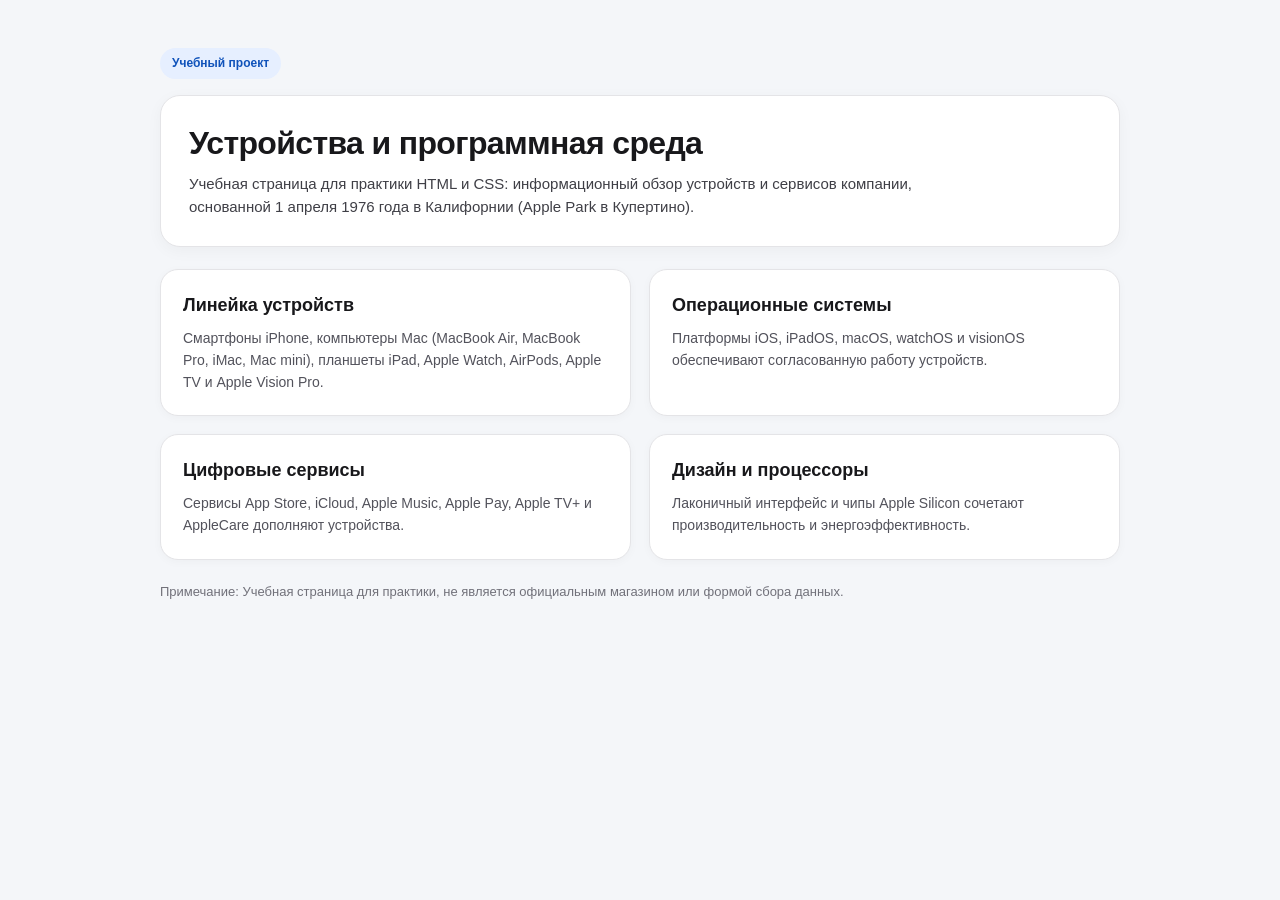
<file: index-2.html>
<!DOCTYPE html>
<html lang="ru">
<head>
  <meta charset="UTF-8" />
  <meta name="viewport" content="width=device-width, initial-scale=1.0" />
  <title>Устройства и программная среда — Учебный проект</title>
  <style>
    * {
      box-sizing: border-box;
      margin: 0;
      padding: 0;
    }

    body {
      font-family: -apple-system, BlinkMacSystemFont, "Segoe UI", Roboto, sans-serif;
      background-color: #f4f6f9;
      color: #18181b;
      line-height: 1.55;
    }

    .wrap {
      max-width: 1000px;
      margin: 48px auto;
      padding: 0 20px;
    }

    .badge {
      display: inline-block;
      font-size: 12px;
      font-weight: 600;
      color: #0f52ba;
      background: #e6efff;
      padding: 6px 12px;
      border-radius: 999px;
      margin-bottom: 16px;
    }

    .hero {
      background: #ffffff;
      border: 1px solid #e4e4e7;
      border-radius: 20px;
      padding: 28px;
      margin-bottom: 22px;
      box-shadow: 0 4px 16px rgba(0, 0, 0, 0.04);
    }

    .hero h1 {
      font-size: 32px;
      line-height: 1.2;
      margin-bottom: 10px;
      letter-spacing: -0.02em;
    }

    .hero p {
      font-size: 15px;
      color: #3f3f46;
      max-width: 760px;
    }

    .grid {
      display: grid;
      grid-template-columns: repeat(2, 1fr);
      gap: 18px;
    }

    .card {
      background: #ffffff;
      border: 1px solid #e4e4e7;
      border-radius: 18px;
      padding: 22px;
      box-shadow: 0 2px 10px rgba(0, 0, 0, 0.03);
    }

    .card h2 {
      font-size: 18px;
      margin-bottom: 8px;
      color: #18181b;
    }

    .card p {
      font-size: 14px;
      color: #52525b;
    }

    .note {
      margin-top: 22px;
      font-size: 13px;
      color: #71717a;
    }

    @media (max-width: 700px) {
      .grid {
        grid-template-columns: 1fr;
      }

      .hero h1 {
        font-size: 26px;
      }
    }
  </style>
</head>
<body>
  <main class="wrap">
    <span class="badge">Учебный проект</span>

    <section class="hero">
      <h1>Устройства и программная среда</h1>
      <p>
        Учебная страница для практики HTML и CSS: информационный обзор устройств и сервисов компании, основанной 1 апреля 1976 года в Калифорнии (Apple Park в Купертино).
      </p>
    </section>

    <section class="grid">
      <article class="card">
        <h2>Линейка устройств</h2>
        <p>Смартфоны iPhone, компьютеры Mac (MacBook Air, MacBook Pro, iMac, Mac mini), планшеты iPad, Apple Watch, AirPods, Apple TV и Apple Vision Pro.</p>
      </article>

      <article class="card">
        <h2>Операционные системы</h2>
        <p>Платформы iOS, iPadOS, macOS, watchOS и visionOS обеспечивают согласованную работу устройств.</p>
      </article>

      <article class="card">
        <h2>Цифровые сервисы</h2>
        <p>Сервисы App Store, iCloud, Apple Music, Apple Pay, Apple TV+ и AppleCare дополняют устройства.</p>
      </article>

      <article class="card">
        <h2>Дизайн и процессоры</h2>
        <p>Лаконичный интерфейс и чипы Apple Silicon сочетают производительность и энергоэффективность.</p>
      </article>
    </section>

    <p class="note">
      Примечание: Учебная страница для практики, не является официальным магазином или формой сбора данных.
    </p>
  </main>
</body>
</html>
</file>
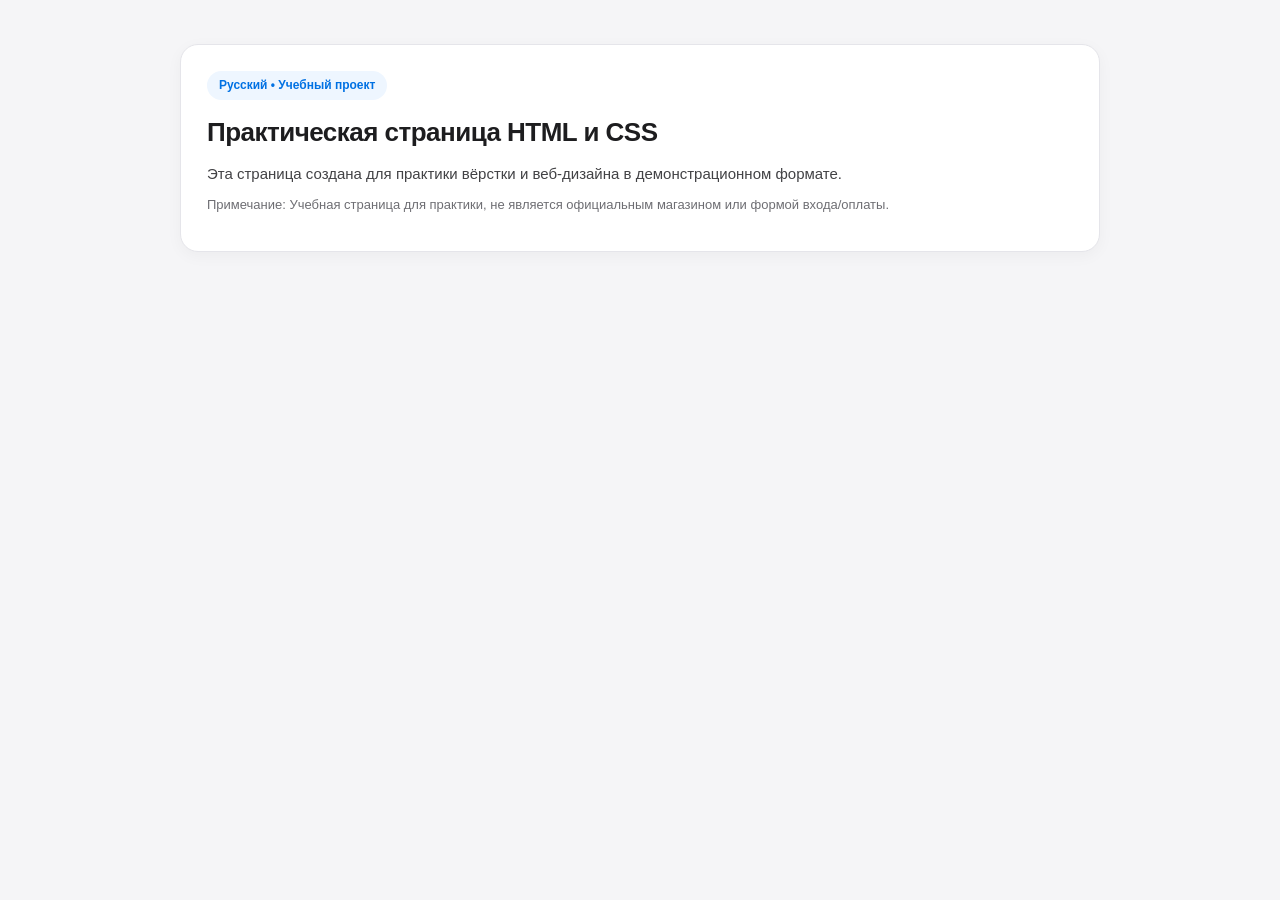
<file: index-3.html>
<!DOCTYPE html>
<html lang="ky">
<head>
  <meta charset="UTF-8" />
  <meta name="viewport" content="width=device-width, initial-scale=1.0" />
  <title>Окуу баракчасы — Учебная страница</title>
  <style>
    * {
      box-sizing: border-box;
      margin: 0;
      padding: 0;
    }

    body {
      font-family: -apple-system, BlinkMacSystemFont, "Segoe UI", Roboto, sans-serif;
      background-color: #f5f5f7;
      color: #1d1d1f;
      line-height: 1.55;
    }

    .page-wrap {
      max-width: 960px;
      margin: 44px auto;
      padding: 0 20px;
    }

    .card {
      background: #ffffff;
      border: 1px solid #e5e5ea;
      border-radius: 18px;
      padding: 26px;
      margin-bottom: 20px;
      box-shadow: 0 4px 16px rgba(0, 0, 0, 0.04);
    }

    .badge {
      display: inline-block;
      font-size: 12px;
      font-weight: 600;
      color: #0071e3;
      background: #eef6ff;
      padding: 5px 12px;
      border-radius: 999px;
      margin-bottom: 12px;
    }

    h1, h2 {
      font-size: 26px;
      margin-bottom: 10px;
      letter-spacing: -0.02em;
    }

    p {
      font-size: 15px;
      color: #424245;
      margin-bottom: 10px;
    }

    .note {
      font-size: 13px;
      color: #6e6e73;
      margin-top: 8px;
    }
  </style>
</head>
<body>
  <main class="page-wrap">
    

    <section class="card">
      <span class="badge">Русский • Учебный проект</span>
      <h2>Практическая страница HTML и CSS</h2>
      <p>
        Эта страница создана для практики вёрстки и веб-дизайна в демонстрационном формате.
      </p>
      <p class="note">
        Примечание: Учебная страница для практики, не является официальным магазином или формой входа/оплаты.
      </p>
    </section>
  </main>
</body>
</html>
</file>
